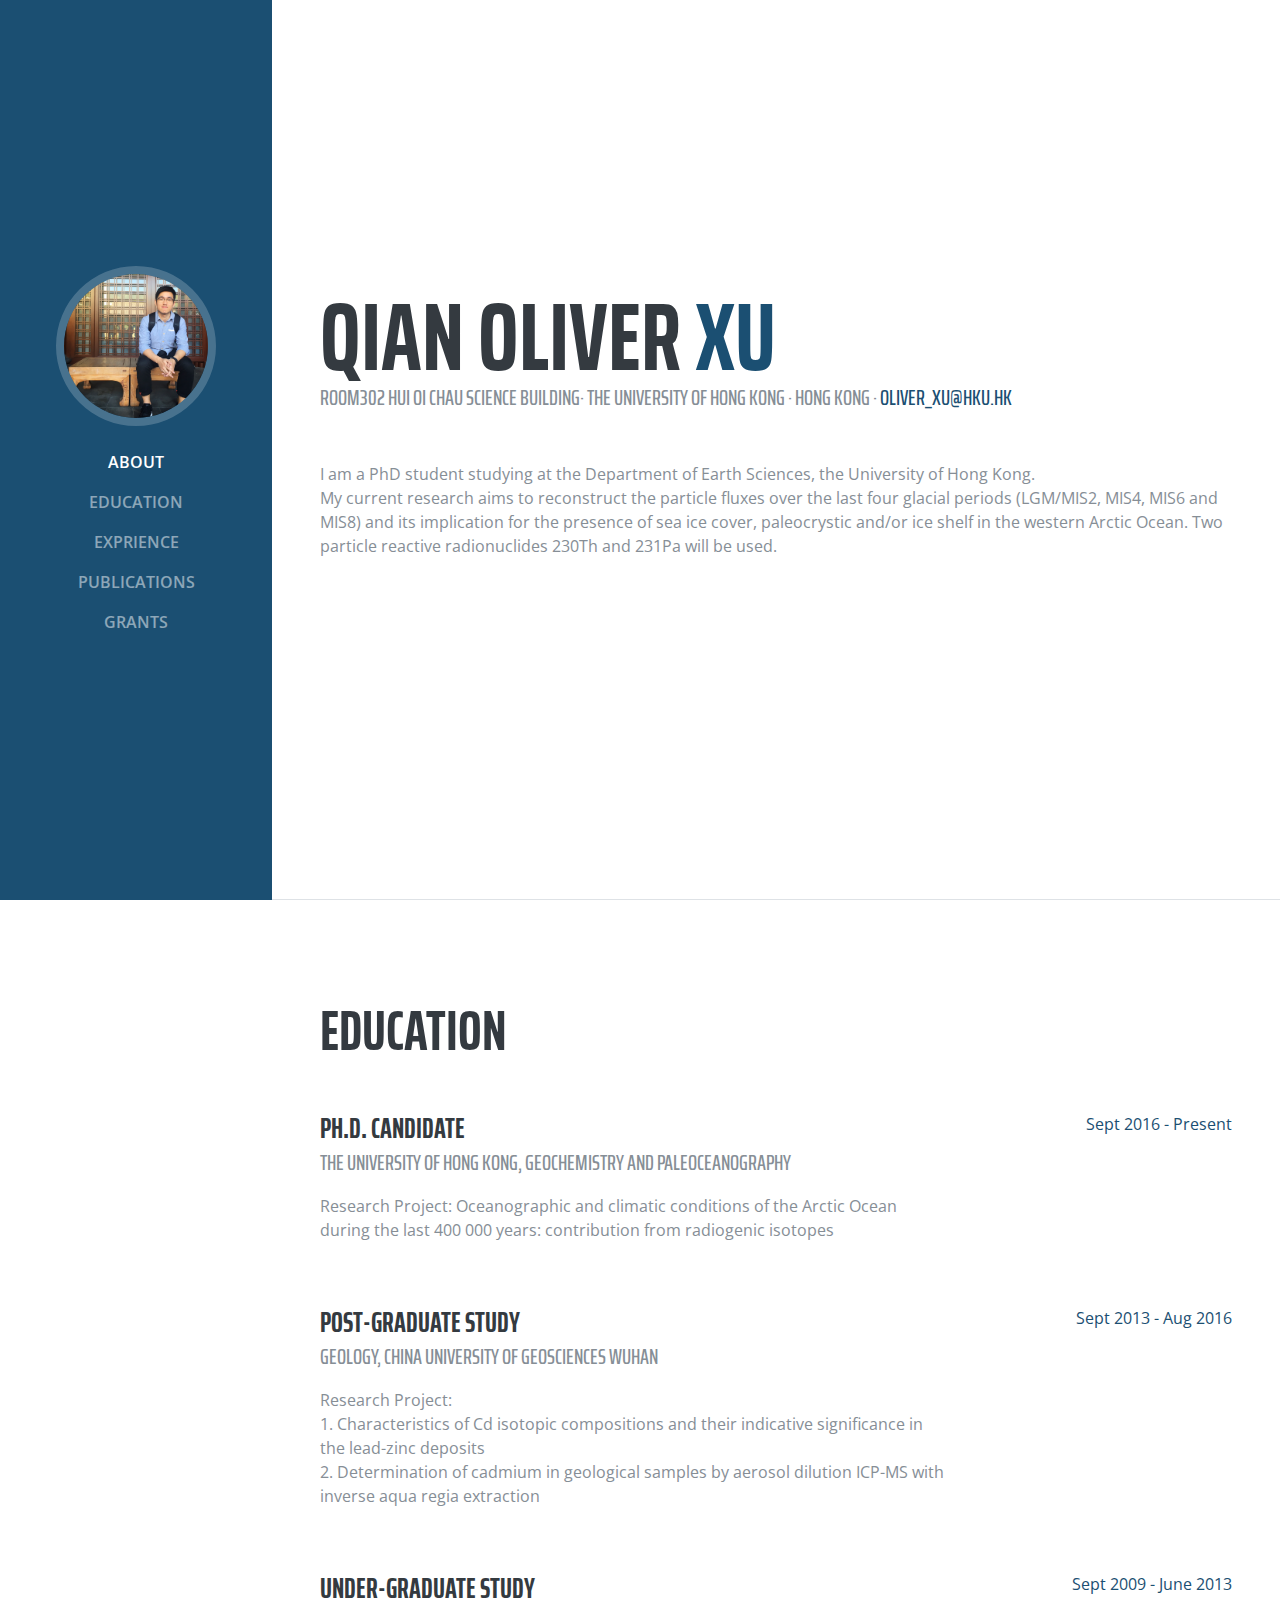
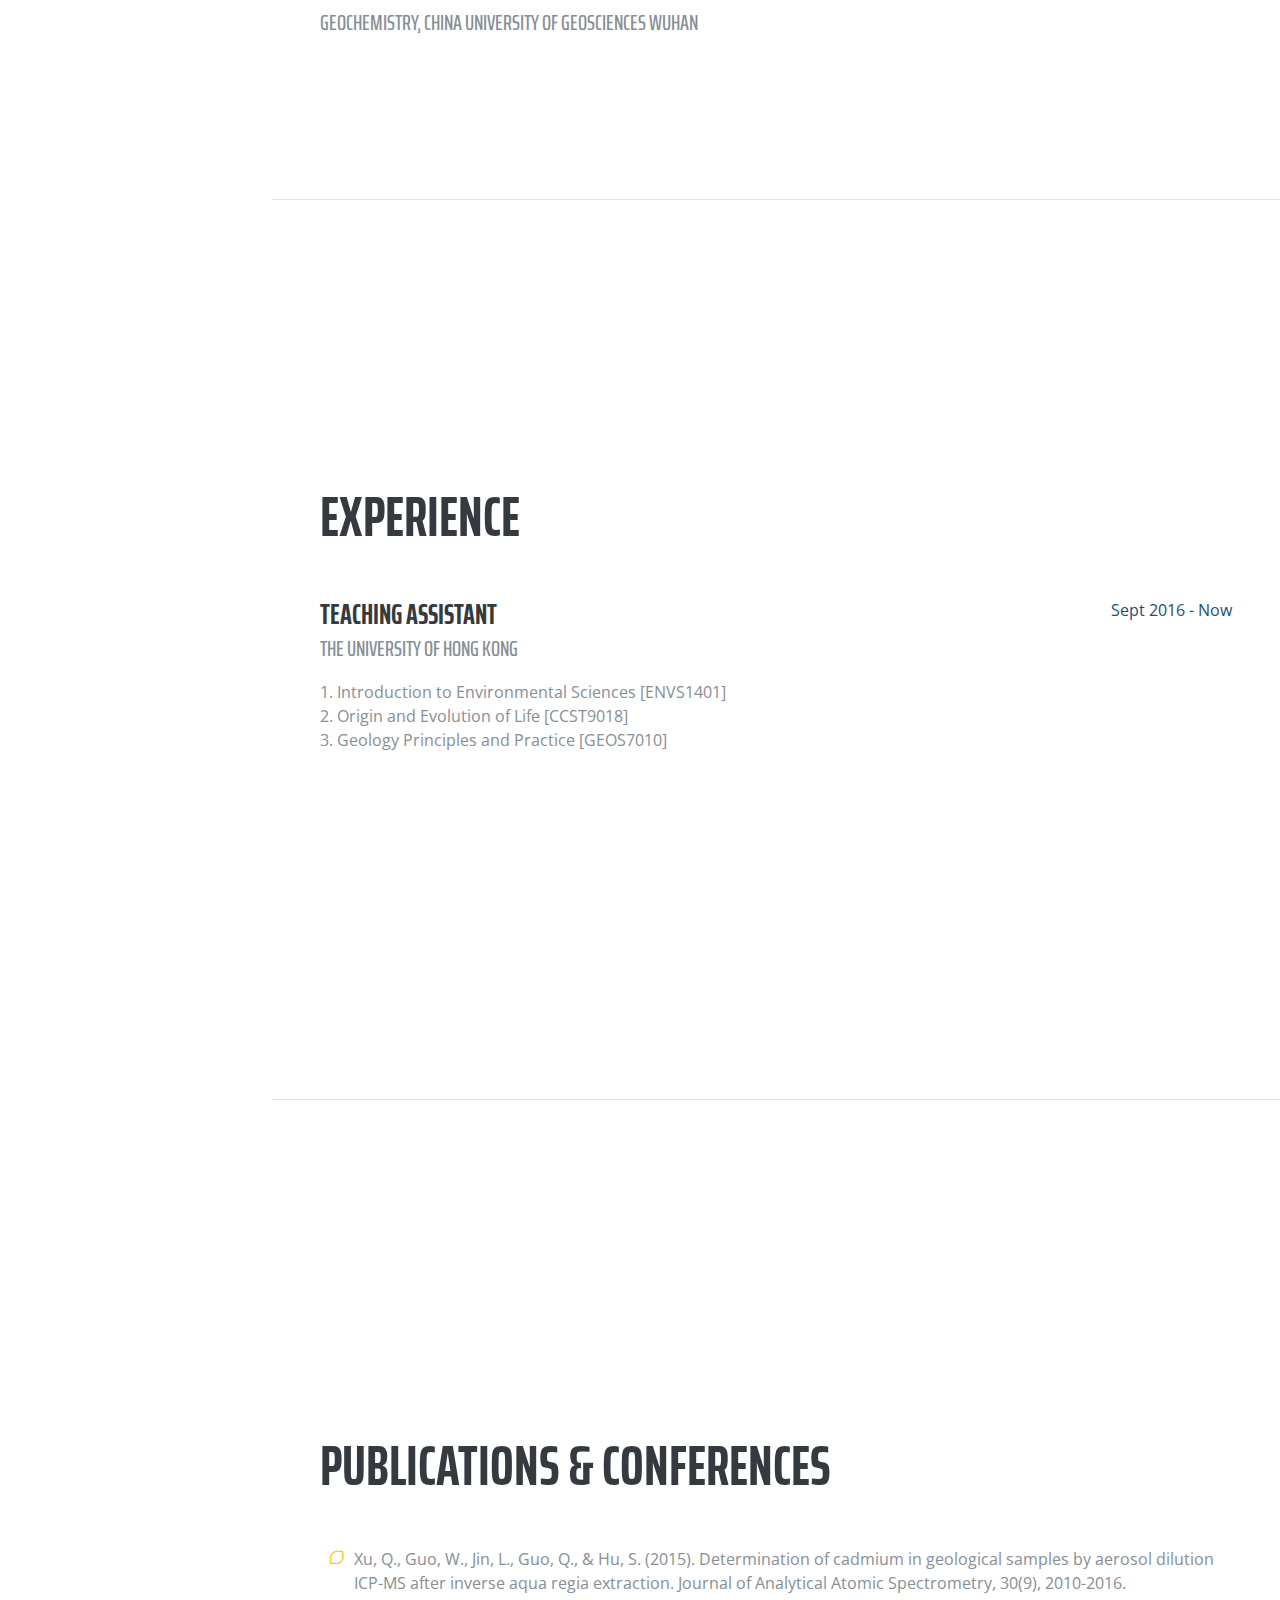
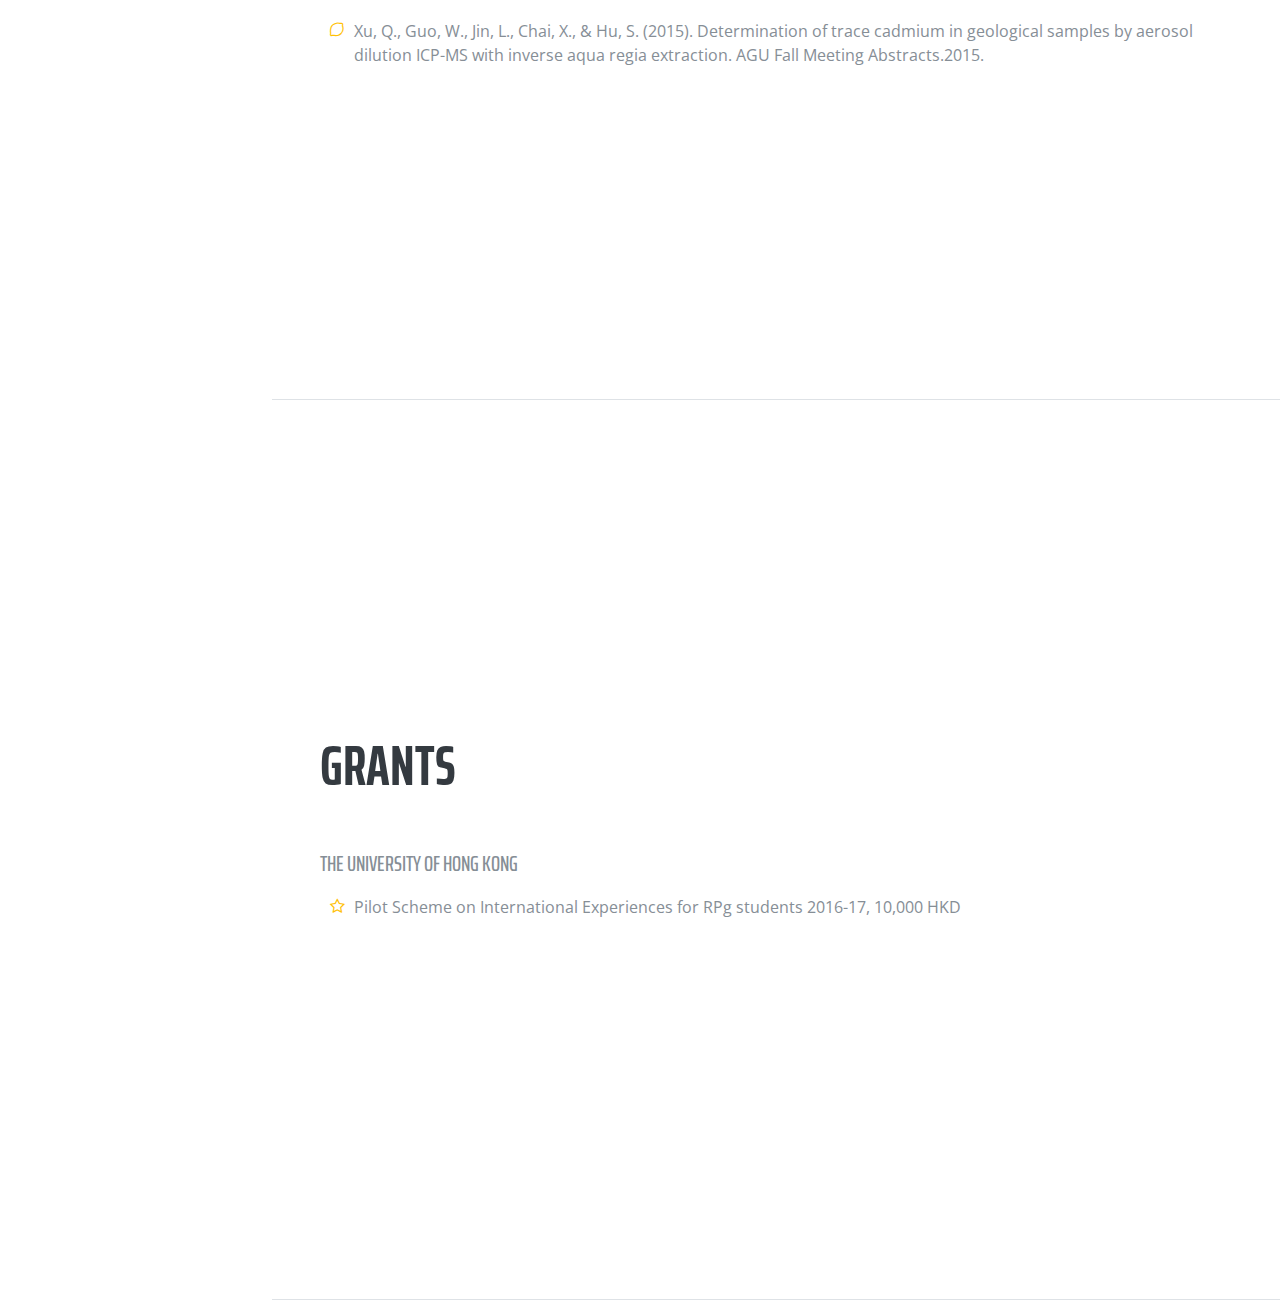
<file: index.html>
<!DOCTYPE html>
<html lang="en">

  <head>

    <meta charset="utf-8">
    <meta name="viewport" content="width=device-width, initial-scale=1, shrink-to-fit=no">
    <meta name="description" content="">
    <meta name="author" content="">

    <title>Resume - Xu Qian</title>

    <!-- Bootstrap core CSS -->
    <link href="vendor/bootstrap/css/bootstrap.min.css" rel="stylesheet">

    <!-- Custom fonts for this template -->
    <link href="https://fonts.googleapis.com/css?family=Saira+Extra+Condensed:100,200,300,400,500,600,700,800,900" rel="stylesheet">
    <link href="https://fonts.googleapis.com/css?family=Open+Sans:300,300i,400,400i,600,600i,700,700i,800,800i" rel="stylesheet">
    <link href="vendor/font-awesome/css/font-awesome.min.css" rel="stylesheet">
    <link href="vendor/devicons/css/devicons.min.css" rel="stylesheet">
    <link href="vendor/simple-line-icons/css/simple-line-icons.css" rel="stylesheet">

    <!-- Custom styles for this template -->
    <link href="css/resume.min.css" rel="stylesheet">

  </head>

  <body id="page-top">

    <nav class="navbar navbar-expand-lg navbar-dark bg-primary fixed-top" id="sideNav">
      <a class="navbar-brand js-scroll-trigger" href="#page-top">
        <span class="d-block d-lg-none">Start Bootstrap</span>
        <span class="d-none d-lg-block">
          <img class="img-fluid img-profile rounded-circle mx-auto mb-2" src="img/profile.jpg" alt="">
        </span>
      </a>
      <button class="navbar-toggler" type="button" data-toggle="collapse" data-target="#navbarSupportedContent" aria-controls="navbarSupportedContent" aria-expanded="false" aria-label="Toggle navigation">
        <span class="navbar-toggler-icon"></span>
      </button>
      <div class="collapse navbar-collapse" id="navbarSupportedContent">
        <ul class="navbar-nav">
          <li class="nav-item">
            <a class="nav-link js-scroll-trigger" href="#about">About</a>
          </li>
          <li class="nav-item">
            <a class="nav-link js-scroll-trigger" href="https://olivertsui.github.io/Resume/education.html">Education</a>
          </li>
          <li class="nav-item">
            <a class="nav-link js-scroll-trigger" href="#experience">Exprience</a>
          </li>
          <li class="nav-item">
            <a class="nav-link js-scroll-trigger" href="#publications">Publications</a>
          </li>
          <li class="nav-item">
            <a class="nav-link js-scroll-trigger" href="#grants">Grants</a>
          </li>
        </ul>
      </div>
    </nav>

    <div class="container-fluid p-0">

      <section class="resume-section p-3 p-lg-5 d-flex d-column" id="about">
        <div class="my-auto">
          <h1 class="mb-0">Qian Oliver
            <span class="text-primary">Xu</span>
          </h1>
          <div class="subheading mb-5">ROOM302 Hui Oi Chau Science Building· The University of Hong Kong · Hong Kong ·
            <a href="mailto:name@email.com">oliver_xu@hku.hk</a>
          </div>
          <p class="mb-5">I am a PhD student studying at the Department of Earth Sciences, the University of Hong Kong. <br>
            My current research aims to reconstruct the particle fluxes over the last four glacial periods (LGM/MIS2, MIS4, MIS6 and MIS8) and its implication for the presence of sea ice cover, paleocrystic and/or ice shelf in the western Arctic Ocean. Two particle reactive radionuclides 230Th and 231Pa will be used.</p>
        </div>
      </section>

      <section class="resume-section p-3 p-lg-5 d-flex flex-column" id="education">
        <div class="my-auto">
          <h2 class="mb-5">Education</h2>

          <div class="resume-item d-flex flex-column flex-md-row mb-5">
            <div class="resume-content mr-auto">
              <h3 class="mb-0">Ph.D. Candidate</h3>
              <div class="subheading mb-3">The University of Hong Kong, Geochemistry and Paleoceanography</div>
              <p>Research Project: Oceanographic and climatic conditions of the Arctic Ocean during the last 400 000 years: contribution from radiogenic isotopes</p>
            </div>
            <div class="resume-date text-md-right">
              <span class="text-primary">Sept 2016 - Present</span>
            </div>
          </div>

          <div class="resume-item d-flex flex-column flex-md-row mb-5">
            <div class="resume-content mr-auto">
              <h3 class="mb-0">Post-graduate Study</h3>
              <div class="subheading mb-3">Geology, China University of Geosciences Wuhan</div>
              <p>Research Project: <br>
                1. Characteristics of Cd isotopic compositions and their indicative significance in the lead-zinc deposits<br>
                2. Determination of cadmium in geological samples by aerosol dilution ICP-MS with inverse aqua regia extraction</p>
            </div>
            <div class="resume-date text-md-right">
              <span class="text-primary">Sept 2013 - Aug 2016</span>
            </div>
          </div>

          <div class="resume-item d-flex flex-column flex-md-row mb-5">
            <div class="resume-content mr-auto">
              <h3 class="mb-0">Under-graduate study</h3>
              <div class="subheading mb-3">Geochemistry, China University of Geosciences Wuhan</div>
            </div>
            <div class="resume-date text-md-right">
              <span class="text-primary">Sept 2009 - June 2013</span>
            </div>
          </div>

        </div>

      </section>

      <section class="resume-section p-3 p-lg-5 d-flex flex-column" id="experience">
        <div class="my-auto">
          <h2 class="mb-5">Experience</h2>
          
          <div class="resume-item d-flex flex-column flex-md-row mb-5">
            <div class="resume-content mr-auto">
              <h3 class="mb-0">Teaching Assistant</h3>
              <div class="subheading mb-3">The University of Hong Kong</div>
              <p class="mb-6">1. Introduction to Environmental Sciences [ENVS1401]<br>
                2. Origin and Evolution of Life [CCST9018]<br>
                3. Geology Principles and Practice [GEOS7010]<br>
              </p>
            </div>
            <div class="resume-date text-md-right">
              <span class="text-primary">Sept 2016 - Now</span>
            </div>
          </div>
      </section>

      <section class="resume-section p-3 p-lg-5 d-flex flex-column" id="publications">
        <div class="my-auto">
          <h2 class="mb-5">Publications &amp; Conferences</h2>
          <ul class="fa-ul mb-0">
            <li>
              <i class="fa-li fa fa-lemon-o text-warning"></i>
              Xu, Q., Guo, W., Jin, L., Guo, Q., & Hu, S. (2015). Determination of cadmium in geological samples by aerosol dilution ICP-MS after inverse aqua regia extraction. Journal of Analytical Atomic Spectrometry, 30(9), 2010-2016.</li>
            <br>
            <li>
            <li>
              <i class="fa-li fa fa-lemon-o text-warning"></i>
            Xu, Q., Guo, W., Jin, L., Chai, X., & Hu, S. (2015). Determination of trace cadmium in geological samples by aerosol dilution ICP-MS with inverse aqua regia extraction. AGU Fall Meeting Abstracts.2015.</li>
          </ul>
        </div>
      </section>

      <section class="resume-section p-3 p-lg-5 d-flex flex-column" id="grants">
        <div class="my-auto">
          <h2 class="mb-5">Grants</h2>

          <div class="subheading mb-3">The University of Hong Kong</div>
          <ul class="fa-ul mb-0">
          <li>
            <i class="fa-li fa fa-star-o text-warning"></i>
            Pilot Scheme on International Experiences for RPg students 2016-17, 10,000 HKD<br>
            <br><br>
          </li>
            </ul>
      </section>
    </div>

    <!-- Bootstrap core JavaScript -->
    <script src="vendor/jquery/jquery.min.js"></script>
    <script src="vendor/bootstrap/js/bootstrap.bundle.min.js"></script>

    <!-- Plugin JavaScript -->
    <script src="vendor/jquery-easing/jquery.easing.min.js"></script>

    <!-- Custom scripts for this template -->
    <script src="js/resume.min.js"></script>

  </body>

</html>
</file>
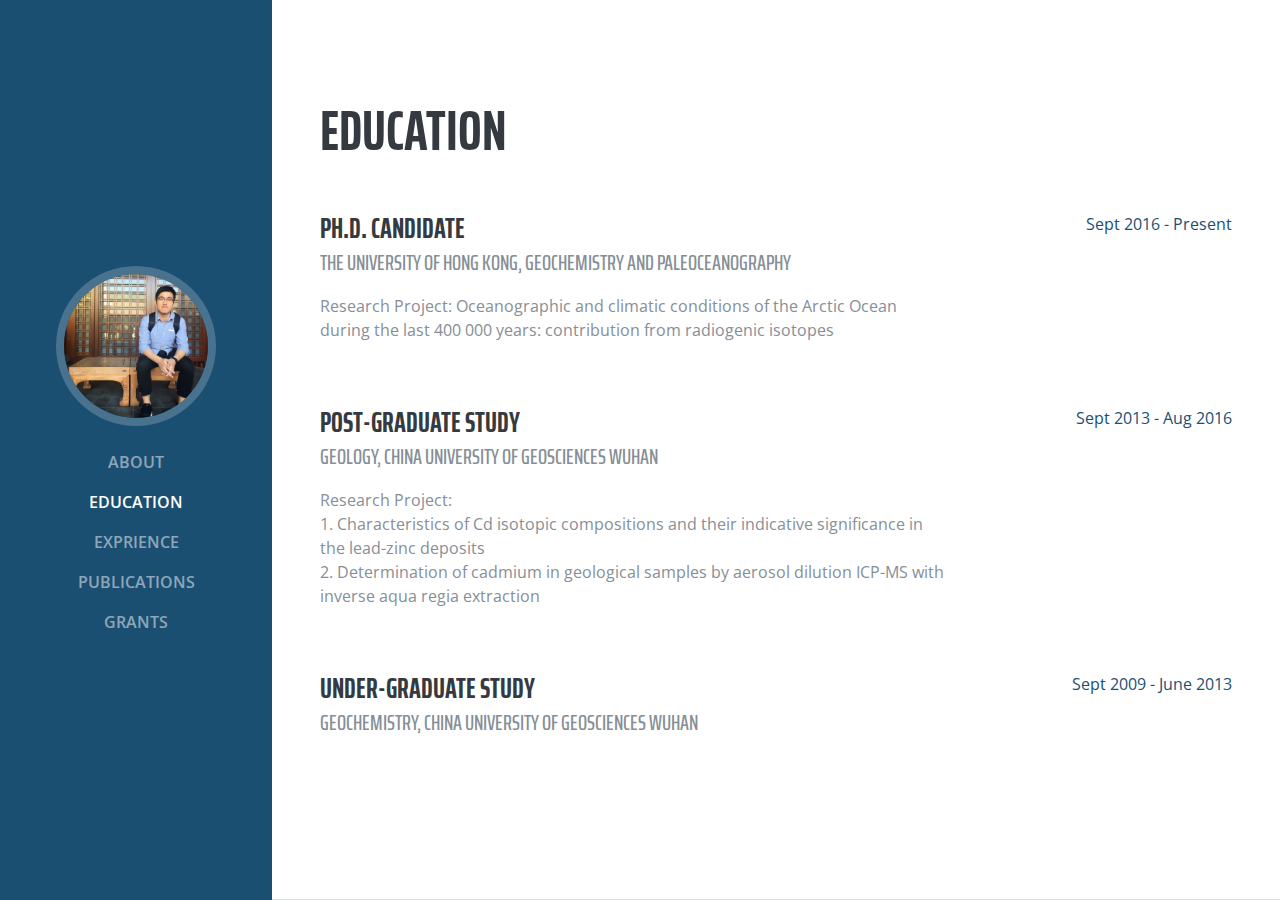
<file: education.html>
<!DOCTYPE html>
<html lang="en">

  <head>

    <meta charset="utf-8">
    <meta name="viewport" content="width=device-width, initial-scale=1, shrink-to-fit=no">
    <meta name="description" content="">
    <meta name="author" content="">

    <title>Education - Xu Qian</title>

    <!-- Bootstrap core CSS -->
    <link href="vendor/bootstrap/css/bootstrap.min.css" rel="stylesheet">

    <!-- Custom fonts for this template -->
    <link href="https://fonts.googleapis.com/css?family=Saira+Extra+Condensed:100,200,300,400,500,600,700,800,900" rel="stylesheet">
    <link href="https://fonts.googleapis.com/css?family=Open+Sans:300,300i,400,400i,600,600i,700,700i,800,800i" rel="stylesheet">
    <link href="vendor/font-awesome/css/font-awesome.min.css" rel="stylesheet">
    <link href="vendor/devicons/css/devicons.min.css" rel="stylesheet">
    <link href="vendor/simple-line-icons/css/simple-line-icons.css" rel="stylesheet">

    <!-- Custom styles for this template -->
    <link href="css/resume.min.css" rel="stylesheet">

  </head>

  <body id="page-top">

    <nav class="navbar navbar-expand-lg navbar-dark bg-primary fixed-top" id="sideNav">
      <a class="navbar-brand js-scroll-trigger" href="#page-top">
        <span class="d-block d-lg-none">Start Bootstrap</span>
        <span class="d-none d-lg-block">
          <img class="img-fluid img-profile rounded-circle mx-auto mb-2" src="img/profile.jpg" alt="">
        </span>
      </a>
      <button class="navbar-toggler" type="button" data-toggle="collapse" data-target="#navbarSupportedContent" aria-controls="navbarSupportedContent" aria-expanded="false" aria-label="Toggle navigation">
        <span class="navbar-toggler-icon"></span>
      </button>
      <div class="collapse navbar-collapse" id="navbarSupportedContent">
        <ul class="navbar-nav">
          <li class="nav-item">
            <a class="nav-link js-scroll-trigger" href="#about">About</a>
          </li>
          <li class="nav-item">
            <a class="nav-link js-scroll-trigger" href="#education">Education</a>
          </li>
          <li class="nav-item">
            <a class="nav-link js-scroll-trigger" href="#experience">Exprience</a>
          </li>
          <li class="nav-item">
            <a class="nav-link js-scroll-trigger" href="#publications">Publications</a>
          </li>
          <li class="nav-item">
            <a class="nav-link js-scroll-trigger" href="#grants">Grants</a>
          </li>
        </ul>
      </div>
    </nav>

    <div class="container-fluid p-0">

      <section class="resume-section p-3 p-lg-5 d-flex flex-column" id="education">
        <div class="my-auto">
          <h2 class="mb-5">Education</h2>

          <div class="resume-item d-flex flex-column flex-md-row mb-5">
            <div class="resume-content mr-auto">
              <h3 class="mb-0">Ph.D. Candidate</h3>
              <div class="subheading mb-3">The University of Hong Kong, Geochemistry and Paleoceanography</div>
              <p>Research Project: Oceanographic and climatic conditions of the Arctic Ocean during the last 400 000 years: contribution from radiogenic isotopes</p>
            </div>
            <div class="resume-date text-md-right">
              <span class="text-primary">Sept 2016 - Present</span>
            </div>
          </div>

          <div class="resume-item d-flex flex-column flex-md-row mb-5">
            <div class="resume-content mr-auto">
              <h3 class="mb-0">Post-graduate Study</h3>
              <div class="subheading mb-3">Geology, China University of Geosciences Wuhan</div>
              <p>Research Project: <br>
                1. Characteristics of Cd isotopic compositions and their indicative significance in the lead-zinc deposits<br>
                2. Determination of cadmium in geological samples by aerosol dilution ICP-MS with inverse aqua regia extraction</p>
            </div>
            <div class="resume-date text-md-right">
              <span class="text-primary">Sept 2013 - Aug 2016</span>
            </div>
          </div>

          <div class="resume-item d-flex flex-column flex-md-row mb-5">
            <div class="resume-content mr-auto">
              <h3 class="mb-0">Under-graduate study</h3>
              <div class="subheading mb-3">Geochemistry, China University of Geosciences Wuhan</div>
            </div>
            <div class="resume-date text-md-right">
              <span class="text-primary">Sept 2009 - June 2013</span>
            </div>
          </div>

        </div>

      </section>


    </div>

    <!-- Bootstrap core JavaScript -->
    <script src="vendor/jquery/jquery.min.js"></script>
    <script src="vendor/bootstrap/js/bootstrap.bundle.min.js"></script>

    <!-- Plugin JavaScript -->
    <script src="vendor/jquery-easing/jquery.easing.min.js"></script>

    <!-- Custom scripts for this template -->
    <script src="js/resume.min.js"></script>

  </body>

</html>
</file>
<file: vendor/simple-line-icons/css/simple-line-icons.css>
@font-face {
  font-family: 'simple-line-icons';
  src: url('../fonts/Simple-Line-Icons.eot?v=2.4.0');
  src: url('../fonts/Simple-Line-Icons.eot?v=2.4.0#iefix') format('embedded-opentype'), url('../fonts/Simple-Line-Icons.woff2?v=2.4.0') format('woff2'), url('../fonts/Simple-Line-Icons.ttf?v=2.4.0') format('truetype'), url('../fonts/Simple-Line-Icons.woff?v=2.4.0') format('woff'), url('../fonts/Simple-Line-Icons.svg?v=2.4.0#simple-line-icons') format('svg');
  font-weight: normal;
  font-style: normal;
}
/*
 Use the following CSS code if you want to have a class per icon.
 Instead of a list of all class selectors, you can use the generic [class*="icon-"] selector, but it's slower:
*/
.icon-user,
.icon-people,
.icon-user-female,
.icon-user-follow,
.icon-user-following,
.icon-user-unfollow,
.icon-login,
.icon-logout,
.icon-emotsmile,
.icon-phone,
.icon-call-end,
.icon-call-in,
.icon-call-out,
.icon-map,
.icon-location-pin,
.icon-direction,
.icon-directions,
.icon-compass,
.icon-layers,
.icon-menu,
.icon-list,
.icon-options-vertical,
.icon-options,
.icon-arrow-down,
.icon-arrow-left,
.icon-arrow-right,
.icon-arrow-up,
.icon-arrow-up-circle,
.icon-arrow-left-circle,
.icon-arrow-right-circle,
.icon-arrow-down-circle,
.icon-check,
.icon-clock,
.icon-plus,
.icon-minus,
.icon-close,
.icon-event,
.icon-exclamation,
.icon-organization,
.icon-trophy,
.icon-screen-smartphone,
.icon-screen-desktop,
.icon-plane,
.icon-notebook,
.icon-mustache,
.icon-mouse,
.icon-magnet,
.icon-energy,
.icon-disc,
.icon-cursor,
.icon-cursor-move,
.icon-crop,
.icon-chemistry,
.icon-speedometer,
.icon-shield,
.icon-screen-tablet,
.icon-magic-wand,
.icon-hourglass,
.icon-graduation,
.icon-ghost,
.icon-game-controller,
.icon-fire,
.icon-eyeglass,
.icon-envelope-open,
.icon-envelope-letter,
.icon-bell,
.icon-badge,
.icon-anchor,
.icon-wallet,
.icon-vector,
.icon-speech,
.icon-puzzle,
.icon-printer,
.icon-present,
.icon-playlist,
.icon-pin,
.icon-picture,
.icon-handbag,
.icon-globe-alt,
.icon-globe,
.icon-folder-alt,
.icon-folder,
.icon-film,
.icon-feed,
.icon-drop,
.icon-drawer,
.icon-docs,
.icon-doc,
.icon-diamond,
.icon-cup,
.icon-calculator,
.icon-bubbles,
.icon-briefcase,
.icon-book-open,
.icon-basket-loaded,
.icon-basket,
.icon-bag,
.icon-action-undo,
.icon-action-redo,
.icon-wrench,
.icon-umbrella,
.icon-trash,
.icon-tag,
.icon-support,
.icon-frame,
.icon-size-fullscreen,
.icon-size-actual,
.icon-shuffle,
.icon-share-alt,
.icon-share,
.icon-rocket,
.icon-question,
.icon-pie-chart,
.icon-pencil,
.icon-note,
.icon-loop,
.icon-home,
.icon-grid,
.icon-graph,
.icon-microphone,
.icon-music-tone-alt,
.icon-music-tone,
.icon-earphones-alt,
.icon-earphones,
.icon-equalizer,
.icon-like,
.icon-dislike,
.icon-control-start,
.icon-control-rewind,
.icon-control-play,
.icon-control-pause,
.icon-control-forward,
.icon-control-end,
.icon-volume-1,
.icon-volume-2,
.icon-volume-off,
.icon-calendar,
.icon-bulb,
.icon-chart,
.icon-ban,
.icon-bubble,
.icon-camrecorder,
.icon-camera,
.icon-cloud-download,
.icon-cloud-upload,
.icon-envelope,
.icon-eye,
.icon-flag,
.icon-heart,
.icon-info,
.icon-key,
.icon-link,
.icon-lock,
.icon-lock-open,
.icon-magnifier,
.icon-magnifier-add,
.icon-magnifier-remove,
.icon-paper-clip,
.icon-paper-plane,
.icon-power,
.icon-refresh,
.icon-reload,
.icon-settings,
.icon-star,
.icon-symbol-female,
.icon-symbol-male,
.icon-target,
.icon-credit-card,
.icon-paypal,
.icon-social-tumblr,
.icon-social-twitter,
.icon-social-facebook,
.icon-social-instagram,
.icon-social-linkedin,
.icon-social-pinterest,
.icon-social-github,
.icon-social-google,
.icon-social-reddit,
.icon-social-skype,
.icon-social-dribbble,
.icon-social-behance,
.icon-social-foursqare,
.icon-social-soundcloud,
.icon-social-spotify,
.icon-social-stumbleupon,
.icon-social-youtube,
.icon-social-dropbox,
.icon-social-vkontakte,
.icon-social-steam {
  font-family: 'simple-line-icons';
  speak: none;
  font-style: normal;
  font-weight: normal;
  font-variant: normal;
  text-transform: none;
  line-height: 1;
  /* Better Font Rendering =========== */
  -webkit-font-smoothing: antialiased;
  -moz-osx-font-smoothing: grayscale;
}
.icon-user:before {
  content: "\e005";
}
.icon-people:before {
  content: "\e001";
}
.icon-user-female:before {
  content: "\e000";
}
.icon-user-follow:before {
  content: "\e002";
}
.icon-user-following:before {
  content: "\e003";
}
.icon-user-unfollow:before {
  content: "\e004";
}
.icon-login:before {
  content: "\e066";
}
.icon-logout:before {
  content: "\e065";
}
.icon-emotsmile:before {
  content: "\e021";
}
.icon-phone:before {
  content: "\e600";
}
.icon-call-end:before {
  content: "\e048";
}
.icon-call-in:before {
  content: "\e047";
}
.icon-call-out:before {
  content: "\e046";
}
.icon-map:before {
  content: "\e033";
}
.icon-location-pin:before {
  content: "\e096";
}
.icon-direction:before {
  content: "\e042";
}
.icon-directions:before {
  content: "\e041";
}
.icon-compass:before {
  content: "\e045";
}
.icon-layers:before {
  content: "\e034";
}
.icon-menu:before {
  content: "\e601";
}
.icon-list:before {
  content: "\e067";
}
.icon-options-vertical:before {
  content: "\e602";
}
.icon-options:before {
  content: "\e603";
}
.icon-arrow-down:before {
  content: "\e604";
}
.icon-arrow-left:before {
  content: "\e605";
}
.icon-arrow-right:before {
  content: "\e606";
}
.icon-arrow-up:before {
  content: "\e607";
}
.icon-arrow-up-circle:before {
  content: "\e078";
}
.icon-arrow-left-circle:before {
  content: "\e07a";
}
.icon-arrow-right-circle:before {
  content: "\e079";
}
.icon-arrow-down-circle:before {
  content: "\e07b";
}
.icon-check:before {
  content: "\e080";
}
.icon-clock:before {
  content: "\e081";
}
.icon-plus:before {
  content: "\e095";
}
.icon-minus:before {
  content: "\e615";
}
.icon-close:before {
  content: "\e082";
}
.icon-event:before {
  content: "\e619";
}
.icon-exclamation:before {
  content: "\e617";
}
.icon-organization:before {
  content: "\e616";
}
.icon-trophy:before {
  content: "\e006";
}
.icon-screen-smartphone:before {
  content: "\e010";
}
.icon-screen-desktop:before {
  content: "\e011";
}
.icon-plane:before {
  content: "\e012";
}
.icon-notebook:before {
  content: "\e013";
}
.icon-mustache:before {
  content: "\e014";
}
.icon-mouse:before {
  content: "\e015";
}
.icon-magnet:before {
  content: "\e016";
}
.icon-energy:before {
  content: "\e020";
}
.icon-disc:before {
  content: "\e022";
}
.icon-cursor:before {
  content: "\e06e";
}
.icon-cursor-move:before {
  content: "\e023";
}
.icon-crop:before {
  content: "\e024";
}
.icon-chemistry:before {
  content: "\e026";
}
.icon-speedometer:before {
  content: "\e007";
}
.icon-shield:before {
  content: "\e00e";
}
.icon-screen-tablet:before {
  content: "\e00f";
}
.icon-magic-wand:before {
  content: "\e017";
}
.icon-hourglass:before {
  content: "\e018";
}
.icon-graduation:before {
  content: "\e019";
}
.icon-ghost:before {
  content: "\e01a";
}
.icon-game-controller:before {
  content: "\e01b";
}
.icon-fire:before {
  content: "\e01c";
}
.icon-eyeglass:before {
  content: "\e01d";
}
.icon-envelope-open:before {
  content: "\e01e";
}
.icon-envelope-letter:before {
  content: "\e01f";
}
.icon-bell:before {
  content: "\e027";
}
.icon-badge:before {
  content: "\e028";
}
.icon-anchor:before {
  content: "\e029";
}
.icon-wallet:before {
  content: "\e02a";
}
.icon-vector:before {
  content: "\e02b";
}
.icon-speech:before {
  content: "\e02c";
}
.icon-puzzle:before {
  content: "\e02d";
}
.icon-printer:before {
  content: "\e02e";
}
.icon-present:before {
  content: "\e02f";
}
.icon-playlist:before {
  content: "\e030";
}
.icon-pin:before {
  content: "\e031";
}
.icon-picture:before {
  content: "\e032";
}
.icon-handbag:before {
  content: "\e035";
}
.icon-globe-alt:before {
  content: "\e036";
}
.icon-globe:before {
  content: "\e037";
}
.icon-folder-alt:before {
  content: "\e039";
}
.icon-folder:before {
  content: "\e089";
}
.icon-film:before {
  content: "\e03a";
}
.icon-feed:before {
  content: "\e03b";
}
.icon-drop:before {
  content: "\e03e";
}
.icon-drawer:before {
  content: "\e03f";
}
.icon-docs:before {
  content: "\e040";
}
.icon-doc:before {
  content: "\e085";
}
.icon-diamond:before {
  content: "\e043";
}
.icon-cup:before {
  content: "\e044";
}
.icon-calculator:before {
  content: "\e049";
}
.icon-bubbles:before {
  content: "\e04a";
}
.icon-briefcase:before {
  content: "\e04b";
}
.icon-book-open:before {
  content: "\e04c";
}
.icon-basket-loaded:before {
  content: "\e04d";
}
.icon-basket:before {
  content: "\e04e";
}
.icon-bag:before {
  content: "\e04f";
}
.icon-action-undo:before {
  content: "\e050";
}
.icon-action-redo:before {
  content: "\e051";
}
.icon-wrench:before {
  content: "\e052";
}
.icon-umbrella:before {
  content: "\e053";
}
.icon-trash:before {
  content: "\e054";
}
.icon-tag:before {
  content: "\e055";
}
.icon-support:before {
  content: "\e056";
}
.icon-frame:before {
  content: "\e038";
}
.icon-size-fullscreen:before {
  content: "\e057";
}
.icon-size-actual:before {
  content: "\e058";
}
.icon-shuffle:before {
  content: "\e059";
}
.icon-share-alt:before {
  content: "\e05a";
}
.icon-share:before {
  content: "\e05b";
}
.icon-rocket:before {
  content: "\e05c";
}
.icon-question:before {
  content: "\e05d";
}
.icon-pie-chart:before {
  content: "\e05e";
}
.icon-pencil:before {
  content: "\e05f";
}
.icon-note:before {
  content: "\e060";
}
.icon-loop:before {
  content: "\e064";
}
.icon-home:before {
  content: "\e069";
}
.icon-grid:before {
  content: "\e06a";
}
.icon-graph:before {
  content: "\e06b";
}
.icon-microphone:before {
  content: "\e063";
}
.icon-music-tone-alt:before {
  content: "\e061";
}
.icon-music-tone:before {
  content: "\e062";
}
.icon-earphones-alt:before {
  content: "\e03c";
}
.icon-earphones:before {
  content: "\e03d";
}
.icon-equalizer:before {
  content: "\e06c";
}
.icon-like:before {
  content: "\e068";
}
.icon-dislike:before {
  content: "\e06d";
}
.icon-control-start:before {
  content: "\e06f";
}
.icon-control-rewind:before {
  content: "\e070";
}
.icon-control-play:before {
  content: "\e071";
}
.icon-control-pause:before {
  content: "\e072";
}
.icon-control-forward:before {
  content: "\e073";
}
.icon-control-end:before {
  content: "\e074";
}
.icon-volume-1:before {
  content: "\e09f";
}
.icon-volume-2:before {
  content: "\e0a0";
}
.icon-volume-off:before {
  content: "\e0a1";
}
.icon-calendar:before {
  content: "\e075";
}
.icon-bulb:before {
  content: "\e076";
}
.icon-chart:before {
  content: "\e077";
}
.icon-ban:before {
  content: "\e07c";
}
.icon-bubble:before {
  content: "\e07d";
}
.icon-camrecorder:before {
  content: "\e07e";
}
.icon-camera:before {
  content: "\e07f";
}
.icon-cloud-download:before {
  content: "\e083";
}
.icon-cloud-upload:before {
  content: "\e084";
}
.icon-envelope:before {
  content: "\e086";
}
.icon-eye:before {
  content: "\e087";
}
.icon-flag:before {
  content: "\e088";
}
.icon-heart:before {
  content: "\e08a";
}
.icon-info:before {
  content: "\e08b";
}
.icon-key:before {
  content: "\e08c";
}
.icon-link:before {
  content: "\e08d";
}
.icon-lock:before {
  content: "\e08e";
}
.icon-lock-open:before {
  content: "\e08f";
}
.icon-magnifier:before {
  content: "\e090";
}
.icon-magnifier-add:before {
  content: "\e091";
}
.icon-magnifier-remove:before {
  content: "\e092";
}
.icon-paper-clip:before {
  content: "\e093";
}
.icon-paper-plane:before {
  content: "\e094";
}
.icon-power:before {
  content: "\e097";
}
.icon-refresh:before {
  content: "\e098";
}
.icon-reload:before {
  content: "\e099";
}
.icon-settings:before {
  content: "\e09a";
}
.icon-star:before {
  content: "\e09b";
}
.icon-symbol-female:before {
  content: "\e09c";
}
.icon-symbol-male:before {
  content: "\e09d";
}
.icon-target:before {
  content: "\e09e";
}
.icon-credit-card:before {
  content: "\e025";
}
.icon-paypal:before {
  content: "\e608";
}
.icon-social-tumblr:before {
  content: "\e00a";
}
.icon-social-twitter:before {
  content: "\e009";
}
.icon-social-facebook:before {
  content: "\e00b";
}
.icon-social-instagram:before {
  content: "\e609";
}
.icon-social-linkedin:before {
  content: "\e60a";
}
.icon-social-pinterest:before {
  content: "\e60b";
}
.icon-social-github:before {
  content: "\e60c";
}
.icon-social-google:before {
  content: "\e60d";
}
.icon-social-reddit:before {
  content: "\e60e";
}
.icon-social-skype:before {
  content: "\e60f";
}
.icon-social-dribbble:before {
  content: "\e00d";
}
.icon-social-behance:before {
  content: "\e610";
}
.icon-social-foursqare:before {
  content: "\e611";
}
.icon-social-soundcloud:before {
  content: "\e612";
}
.icon-social-spotify:before {
  content: "\e613";
}
.icon-social-stumbleupon:before {
  content: "\e614";
}
.icon-social-youtube:before {
  content: "\e008";
}
.icon-social-dropbox:before {
  content: "\e00c";
}
.icon-social-vkontakte:before {
  content: "\e618";
}
.icon-social-steam:before {
  content: "\e620";
}
</file>
<file: vendor/devicons/css/devicons.min.css>
/*!
 *  Devicons 1.8.0 made by Theodore Vorillas / http://vorillaz.com 
 */
@font-face{font-family:devicons;src:url(../fonts/devicons.eot?xqxft6);src:url(../fonts/devicons.eot?#iefixxqxft6) format("embedded-opentype"),url(../fonts/devicons.woff?xqxft6) format("woff"),url(../fonts/devicons.ttf?xqxft6) format("truetype"),url(../fonts/devicons.svg?xqxft6#devicons) format("svg");font-weight:400;font-style:normal}.devicons{font-family:devicons;speak:none;font-style:normal;font-weight:400;font-variant:normal;text-transform:none;line-height:1;-webkit-font-smoothing:antialiased;-moz-osx-font-smoothing:grayscale}.devicons-git:before{content:"\e602"}.devicons-git_compare:before{content:"\e628"}.devicons-git_branch:before{content:"\e625"}.devicons-git_commit:before{content:"\e629"}.devicons-git_pull_request:before{content:"\e626"}.devicons-git_merge:before{content:"\e627"}.devicons-bitbucket:before{content:"\e603"}.devicons-github_alt:before{content:"\e608"}.devicons-github_badge:before{content:"\e609"}.devicons-github:before{content:"\e60a"}.devicons-github_full:before{content:"\e617"}.devicons-java:before{content:"\e638"}.devicons-ruby:before{content:"\e639"}.devicons-scala:before{content:"\e637"}.devicons-python:before{content:"\e63c"}.devicons-go:before{content:"\e624"}.devicons-ruby_on_rails:before{content:"\e63b"}.devicons-django:before{content:"\e61d"}.devicons-markdown:before{content:"\e63e"}.devicons-php:before{content:"\e63d"}.devicons-mysql:before{content:"\e604"}.devicons-streamline:before{content:"\e605"}.devicons-database:before{content:"\e606"}.devicons-laravel:before{content:"\e63f"}.devicons-javascript:before{content:"\e64e"}.devicons-angular:before{content:"\e653"}.devicons-backbone:before{content:"\e652"}.devicons-coffeescript:before{content:"\e651"}.devicons-jquery:before{content:"\e650"}.devicons-modernizr:before{content:"\e620"}.devicons-jquery_ui:before{content:"\e654"}.devicons-ember:before{content:"\e61b"}.devicons-dojo:before{content:"\e61c"}.devicons-nodejs:before{content:"\e619"}.devicons-nodejs_small:before{content:"\e618"}.devicons-javascript_shield:before{content:"\e64f"}.devicons-bootstrap:before{content:"\e647"}.devicons-sass:before{content:"\e64b"}.devicons-css3_full:before{content:"\e64a"}.devicons-css3:before{content:"\e649"}.devicons-html5:before{content:"\e636"}.devicons-html5_multimedia:before{content:"\e632"}.devicons-html5_device_access:before{content:"\e633"}.devicons-html5_3d_effects:before{content:"\e635"}.devicons-html5_connectivity:before{content:"\e634"}.devicons-ghost_small:before{content:"\e614"}.devicons-ghost:before{content:"\e61f"}.devicons-magento:before{content:"\e640"}.devicons-joomla:before{content:"\e641"}.devicons-jekyll_small:before{content:"\e60d"}.devicons-drupal:before{content:"\e642"}.devicons-wordpress:before{content:"\e60b"}.devicons-grunt:before{content:"\e64c"}.devicons-bower:before{content:"\e64d"}.devicons-npm:before{content:"\e61e"}.devicons-yahoo_small:before{content:"\e62b"}.devicons-yahoo:before{content:"\e615"}.devicons-bing_small:before{content:"\e600"}.devicons-windows:before{content:"\e60f"}.devicons-linux:before{content:"\e612"}.devicons-ubuntu:before{content:"\e63a"}.devicons-android:before{content:"\e60e"}.devicons-apple:before{content:"\e611"}.devicons-appstore:before{content:"\e613"}.devicons-phonegap:before{content:"\e630"}.devicons-blackberry:before{content:"\e623"}.devicons-stackoverflow:before{content:"\e610"}.devicons-techcrunch:before{content:"\e62c"}.devicons-codrops:before{content:"\e62f"}.devicons-css_tricks:before{content:"\e601"}.devicons-smashing_magazine:before{content:"\e62d"}.devicons-netmagazine:before{content:"\e62e"}.devicons-codepen:before{content:"\e616"}.devicons-cssdeck:before{content:"\e62a"}.devicons-hackernews:before{content:"\e61a"}.devicons-dropbox:before{content:"\e607"}.devicons-google_drive:before{content:"\e631"}.devicons-visualstudio:before{content:"\e60c"}.devicons-unity_small:before{content:"\e621"}.devicons-raspberry_pi:before{content:"\e622"}.devicons-chrome:before{content:"\e643"}.devicons-ie:before{content:"\e644"}.devicons-firefox:before{content:"\e645"}.devicons-opera:before{content:"\e646"}.devicons-safari:before{content:"\e648"}.devicons-swift:before{content:"\e655"}.devicons-symfony:before{content:"\e656"}.devicons-symfony_badge:before{content:"\e657"}.devicons-less:before{content:"\e658"}.devicons-stylus:before{content:"\e659"}.devicons-trello:before{content:"\e65a"}.devicons-atlassian:before{content:"\e65b"}.devicons-jira:before{content:"\e65c"}.devicons-envato:before{content:"\e65d"}.devicons-snap_svg:before{content:"\e65e"}.devicons-raphael:before{content:"\e65f"}.devicons-google_analytics:before{content:"\e660"}.devicons-compass:before{content:"\e661"}.devicons-onedrive:before{content:"\e662"}.devicons-gulp:before{content:"\e663"}.devicons-atom:before{content:"\e664"}.devicons-cisco:before{content:"\e665"}.devicons-nancy:before{content:"\e666"}.devicons-clojure:before{content:"\e668"}.devicons-clojure_alt:before{content:"\e66a"}.devicons-perl:before{content:"\e669"}.devicons-celluloid:before{content:"\e66b"}.devicons-w3c:before{content:"\e66c"}.devicons-redis:before{content:"\e66d"}.devicons-postgresql:before{content:"\e66e"}.devicons-webplatform:before{content:"\e66f"}.devicons-jenkins:before{content:"\e667"}.devicons-requirejs:before{content:"\e670"}.devicons-opensource:before{content:"\e671"}.devicons-typo3:before{content:"\e672"}.devicons-uikit:before{content:"\e673"}.devicons-doctrine:before{content:"\e674"}.devicons-groovy:before{content:"\e675"}.devicons-nginx:before{content:"\e676"}.devicons-haskell:before{content:"\e677"}.devicons-zend:before{content:"\e678"}.devicons-gnu:before{content:"\e679"}.devicons-yeoman:before{content:"\e67a"}.devicons-heroku:before{content:"\e67b"}.devicons-debian:before{content:"\e67d"}.devicons-travis:before{content:"\e67e"}.devicons-dotnet:before{content:"\e67f"}.devicons-codeigniter:before{content:"\e680"}.devicons-javascript_badge:before{content:"\e681"}.devicons-yii:before{content:"\e682"}.devicons-msql_server:before{content:"\e67c"}.devicons-composer:before{content:"\e683"}.devicons-krakenjs_badge:before{content:"\e684"}.devicons-krakenjs:before{content:"\e685"}.devicons-mozilla:before{content:"\e686"}.devicons-firebase:before{content:"\e687"}.devicons-sizzlejs:before{content:"\e688"}.devicons-creativecommons:before{content:"\e689"}.devicons-creativecommons_badge:before{content:"\e68a"}.devicons-mitlicence:before{content:"\e68b"}.devicons-senchatouch:before{content:"\e68c"}.devicons-bugsense:before{content:"\e68d"}.devicons-extjs:before{content:"\e68e"}.devicons-mootools_badge:before{content:"\e68f"}.devicons-mootools:before{content:"\e690"}.devicons-ruby_rough:before{content:"\e691"}.devicons-komodo:before{content:"\e692"}.devicons-coda:before{content:"\e693"}.devicons-bintray:before{content:"\e694"}.devicons-terminal:before{content:"\e695"}.devicons-code:before{content:"\e696"}.devicons-responsive:before{content:"\e697"}.devicons-dart:before{content:"\e698"}.devicons-aptana:before{content:"\e699"}.devicons-mailchimp:before{content:"\e69a"}.devicons-netbeans:before{content:"\e69b"}.devicons-dreamweaver:before{content:"\e69c"}.devicons-brackets:before{content:"\e69d"}.devicons-eclipse:before{content:"\e69e"}.devicons-cloud9:before{content:"\e69f"}.devicons-scrum:before{content:"\e6a0"}.devicons-prolog:before{content:"\e6a1"}.devicons-terminal_badge:before{content:"\e6a2"}.devicons-code_badge:before{content:"\e6a3"}.devicons-mongodb:before{content:"\e6a4"}.devicons-meteor:before{content:"\e6a5"}.devicons-meteorfull:before{content:"\e6a6"}.devicons-fsharp:before{content:"\e6a7"}.devicons-rust:before{content:"\e6a8"}.devicons-ionic:before{content:"\e6a9"}.devicons-sublime:before{content:"\e6aa"}.devicons-appcelerator:before{content:"\e6ab"}.devicons-asterisk:before{content:"\e6ac"}.devicons-aws:before{content:"\e6ad"}.devicons-digital-ocean:before{content:"\e6ae"}.devicons-dlang:before{content:"\e6af"}.devicons-docker:before{content:"\e6b0"}.devicons-erlang:before{content:"\e6b1"}.devicons-google-cloud-platform:before{content:"\e6b2"}.devicons-grails:before{content:"\e6b3"}.devicons-illustrator:before{content:"\e6b4"}.devicons-intellij:before{content:"\e6b5"}.devicons-materializecss:before{content:"\e6b6"}.devicons-openshift:before{content:"\e6b7"}.devicons-photoshop:before{content:"\e6b8"}.devicons-rackspace:before{content:"\e6b9"}.devicons-react:before{content:"\e6ba"}.devicons-redhat:before{content:"\e6bb"}.devicons-scriptcs:before{content:"\e6bc"}.devicons-sqllite:before{content:"\e6c4"}.devicons-vim:before{content:"\e6c5"}
</file>
<file: css/resume.min.css>
body{font-family:'Open Sans',serif;padding-top:54px;color:#868e96}@media (min-width:992px){body{padding-top:0;padding-left:17rem}}h1,h2,h3,h4,h5,h6{font-family:'Saira Extra Condensed',serif;font-weight:700;text-transform:uppercase;color:#343a40}h1{font-size:6rem;line-height:5.5rem}h2{font-size:3.5rem}.subheading{text-transform:uppercase;font-weight:500;font-family:'Saira Extra Condensed',serif;font-size:1.35rem}.list-social-icons a{color:#495057}.list-social-icons a:hover{color:#bd5d38}.list-social-icons a .fa-lg{font-size:1.75rem}.list-icons{font-size:3rem}.list-icons .list-inline-item i:hover{color:#bd5d38}#sideNav .navbar-nav .nav-item .nav-link{font-weight:600;text-transform:uppercase}@media (min-width:992px){#sideNav{text-align:center;position:fixed;top:0;left:0;display:flex;flex-direction:column;width:17rem;height:100vh}#sideNav .navbar-brand{display:flex;margin:auto auto 0;padding:.5rem}#sideNav .navbar-brand .img-profile{max-width:10rem;max-height:10rem;border:.5rem solid rgba(255,255,255,.2)}#sideNav .navbar-collapse{display:flex;align-items:flex-start;flex-grow:0;width:100%;margin-bottom:auto}#sideNav .navbar-collapse .navbar-nav{flex-direction:column;width:100%}#sideNav .navbar-collapse .navbar-nav .nav-item{display:block}#sideNav .navbar-collapse .navbar-nav .nav-item .nav-link{display:block}}section.resume-section{border-bottom:1px solid #dee2e6;padding-top:5rem!important;padding-bottom:5rem!important}section.resume-section .resume-item .resume-date{min-width:none}@media (min-width:768px){section.resume-section{min-height:100vh}section.resume-section .resume-item .resume-date{min-width:18rem}}@media (min-width:992px){section.resume-section{padding-top:3rem!important;padding-bottom:3rem!important}}.bg-primary{background-color:#1B4F72!important}.text-primary{color:#1B4F72!important}a{color:#1B4F72}a:active,a:focus,a:hover{color:#824027}
</file>
